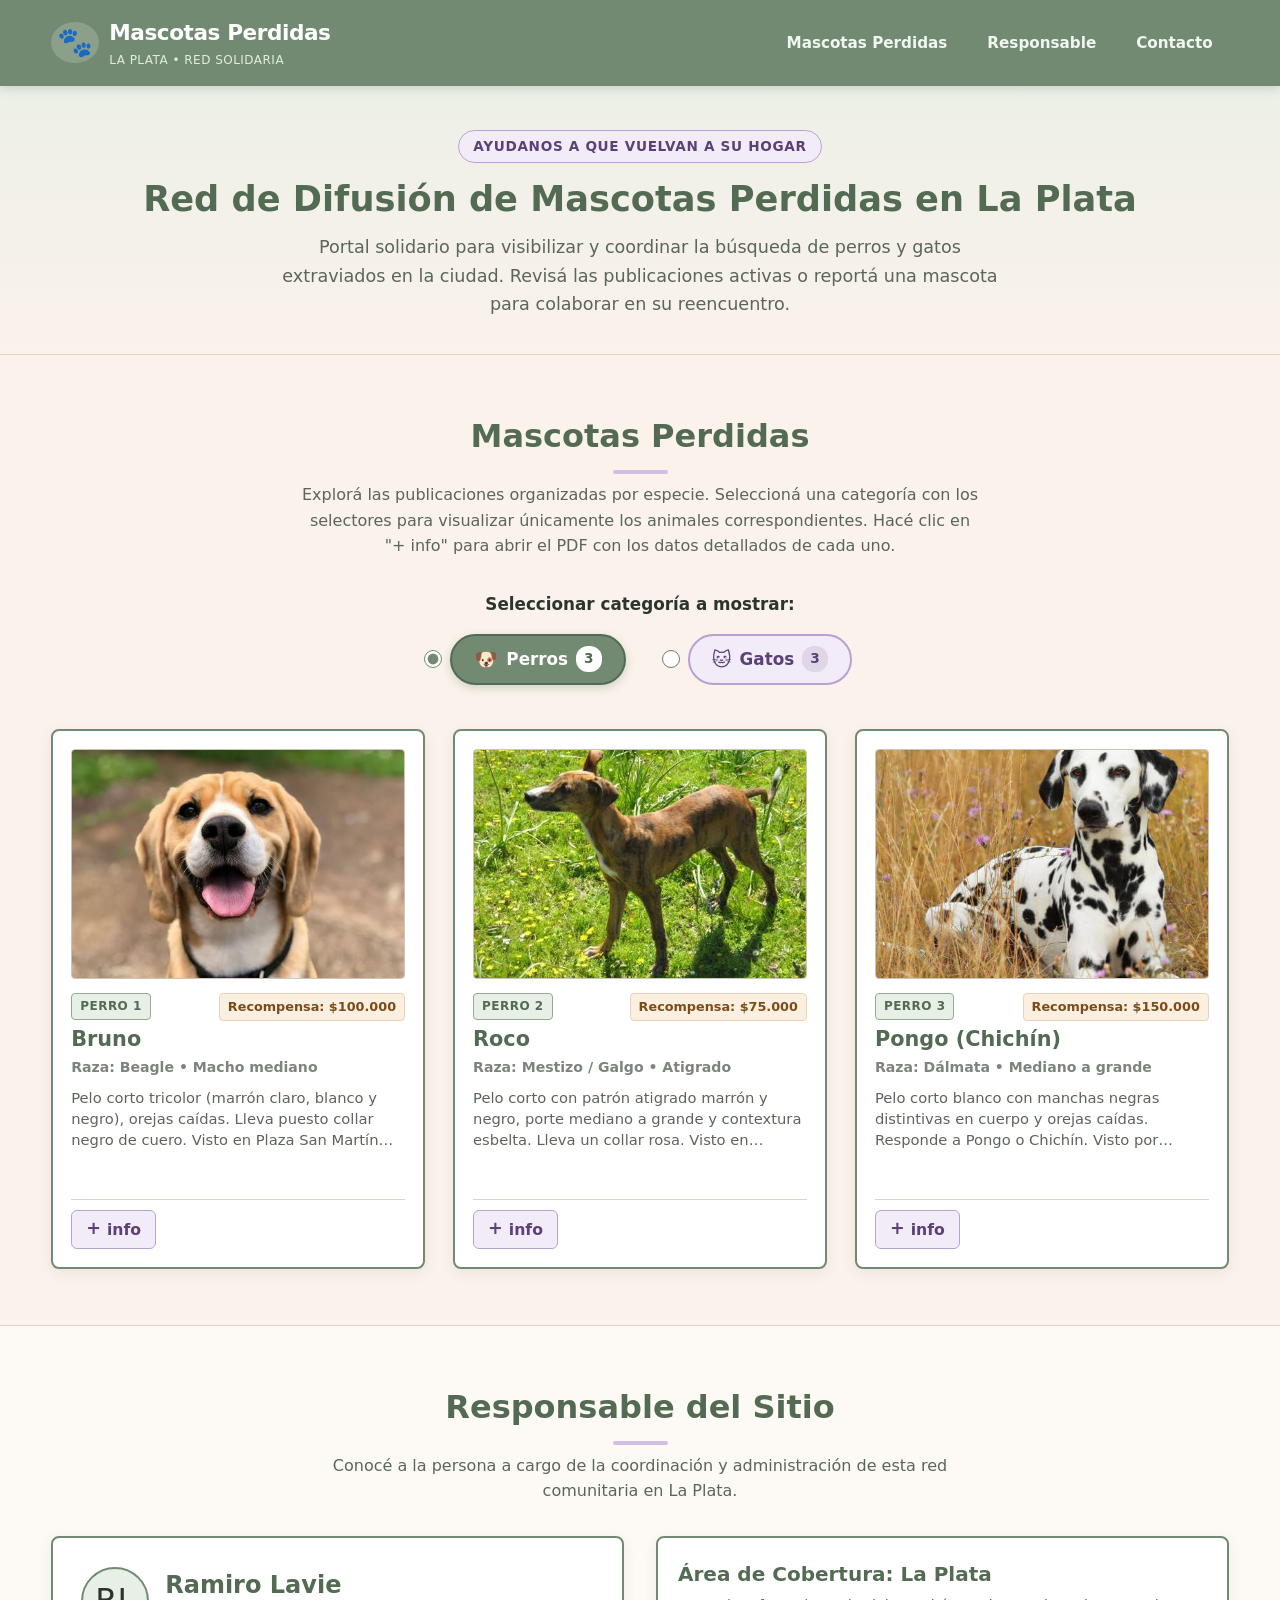
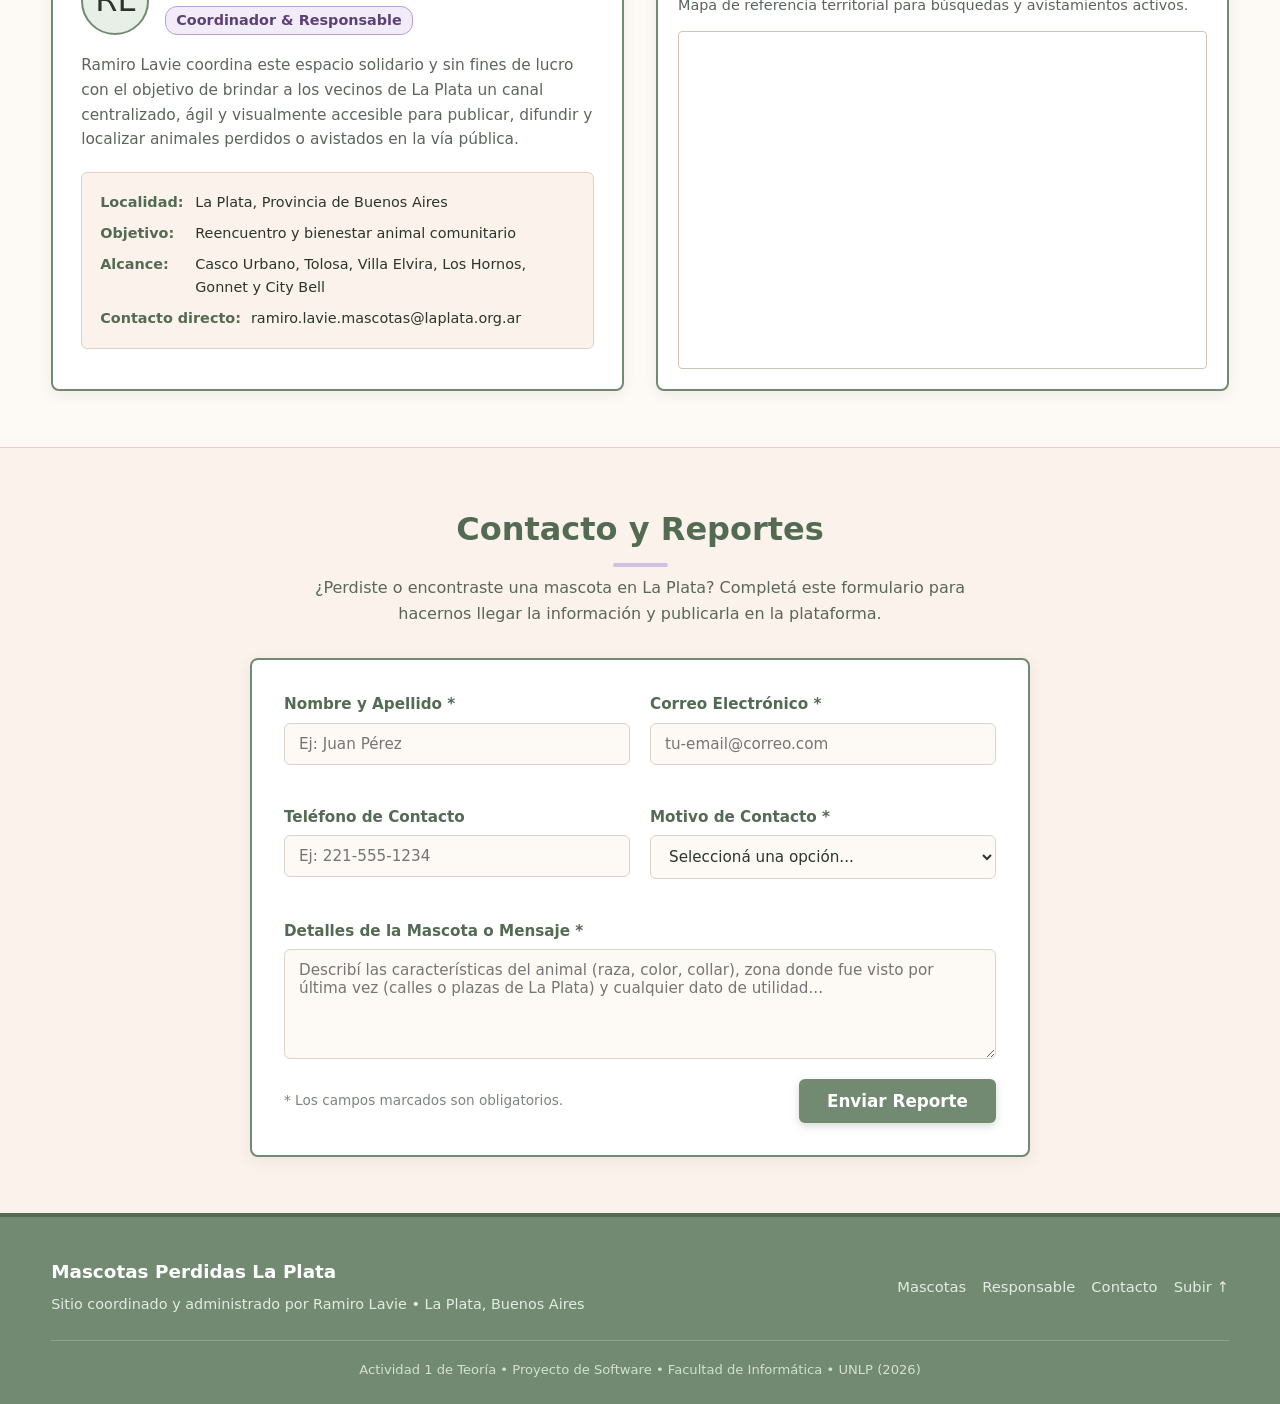
<file: version-Gemini3.8Flash/index.html>
<!DOCTYPE html>
<html lang="es">
<head>
  <meta charset="UTF-8">
  <meta name="viewport" content="width=device-width, initial-scale=1.0">
  <title>Mascotas Perdidas La Plata | Red Comunitaria de Búsqueda</title>
  <link rel="stylesheet" href="estilosIA.css">
</head>
<body>

  <!-- =========================================================================
       Encabezado Principal y Barra de Navegación
       ========================================================================= -->
  <header class="encabezado">
    <div class="contenedor encabezado-contenido">
      <a href="#inicio" class="logo-marca">
        <span class="logo-icono">🐾</span>
        <div>
          <span class="logo-texto">Mascotas Perdidas</span>
          <span class="logo-subtexto">La Plata &bull; Red Solidaria</span>
        </div>
      </a>

      <nav class="navegacion" aria-label="Navegación principal">
        <ul class="nav-lista">
          <li><a href="#mascotas" class="nav-enlace">Mascotas Perdidas</a></li>
          <li><a href="#responsable" class="nav-enlace">Responsable</a></li>
          <li><a href="#contacto" class="nav-enlace">Contacto</a></li>
        </ul>
      </nav>
    </div>
  </header>

  <main id="inicio">

    <!-- =========================================================================
         Sección Hero / Bienvenida
         ========================================================================= -->
    <section class="hero">
      <div class="contenedor">
        <span class="hero-insignia">Ayudanos a que vuelvan a su hogar</span>
        <h1 class="hero-titulo">Red de Difusión de Mascotas Perdidas en La Plata</h1>
        <p class="hero-descripcion">
          Portal solidario para visibilizar y coordinar la búsqueda de perros y gatos extraviados en la ciudad.
          Revisá las publicaciones activas o reportá una mascota para colaborar en su reencuentro.
        </p>
      </div>
    </section>

    <!-- =========================================================================
         Sección Principal: Mascotas Perdidas (Perros y Gatos con Radio Buttons)
         ========================================================================= -->
    <section id="mascotas" class="seccion seccion-mascotas">
      <div class="contenedor">
        <div class="seccion-encabezado">
          <h2 class="seccion-titulo">Mascotas Perdidas</h2>
          <p class="seccion-subtitulo">
            Explorá las publicaciones organizadas por especie. Seleccioná una categoría con los selectores para visualizar únicamente los animales correspondientes. Hacé clic en "+ info" para abrir el PDF con los datos detallados de cada uno.
          </p>
        </div>

        <!-- Sistema de Filtrado 100% Estático en HTML & CSS mediante Radio Buttons -->
        <div class="sistema-categorias">
          <p class="filtro-indicador-texto">Seleccionar categoría a mostrar:</p>

          <!-- Radio button 1: Perros (Activo por defecto) -->
          <input type="radio" id="categoria-perros" name="filtro-mascota" class="radio-categoria" checked>
          <label for="categoria-perros" class="etiqueta-categoria etiqueta-perros">
            <span class="etiqueta-icono">🐶</span>
            <span>Perros</span>
            <span class="etiqueta-badge">3</span>
          </label>

          <div class="salto-linea-movil"></div>

          <!-- Radio button 2: Gatos -->
          <input type="radio" id="categoria-gatos" name="filtro-mascota" class="radio-categoria">
          <label for="categoria-gatos" class="etiqueta-categoria etiqueta-gatos">
            <span class="etiqueta-icono">🐱</span>
            <span>Gatos</span>
            <span class="etiqueta-badge">3</span>
          </label>

          <!-- Grilla de Tarjetas: todas de dimensiones idénticas con imágenes uniformes -->
          <div class="grilla-mascotas">

            <!-- ===================== PERROS ===================== -->

            <!-- Perro 1: Bruno -->
            <article class="tarjeta-mascota tarjeta-perro">
              <div class="tarjeta-imagen-marco">
                <img src="../imagenes/perro1.jpeg" alt="Fotografía de Bruno, perro Beagle perdido" class="tarjeta-foto">
              </div>
              <div class="tarjeta-cuerpo">
                <div class="tarjeta-etiquetas">
                  <span class="chip-especie chip-perro">Perro 1</span>
                  <span class="chip-recompensa">Recompensa: $100.000</span>
                </div>
                <h3 class="tarjeta-nombre">Bruno</h3>
                <p class="tarjeta-raza">Raza: Beagle &bull; Macho mediano</p>
                <p class="tarjeta-descripcion">
                  Pelo corto tricolor (marrón claro, blanco y negro), orejas caídas. Lleva puesto collar negro de cuero. Visto en Plaza San Martín (calle 7 y 50).
                </p>
              </div>
              <div class="tarjeta-pie">
                <a href="../info/perro1.pdf" target="_blank" class="tarjeta-enlace-info" title="Ver ficha en PDF de Bruno">
                  <span class="tarjeta-enlace-icono">+</span> info
                </a>
              </div>
            </article>

            <!-- Perro 2: Roco -->
            <article class="tarjeta-mascota tarjeta-perro">
              <div class="tarjeta-imagen-marco">
                <img src="../imagenes/perro2.jpeg" alt="Fotografía de Roco, galgo atigrado perdido" class="tarjeta-foto">
              </div>
              <div class="tarjeta-cuerpo">
                <div class="tarjeta-etiquetas">
                  <span class="chip-especie chip-perro">Perro 2</span>
                  <span class="chip-recompensa">Recompensa: $75.000</span>
                </div>
                <h3 class="tarjeta-nombre">Roco</h3>
                <p class="tarjeta-raza">Raza: Mestizo / Galgo &bull; Atigrado</p>
                <p class="tarjeta-descripcion">
                  Pelo corto con patrón atigrado marrón y negro, porte mediano a grande y contextura esbelta. Lleva un collar rosa. Visto en Diagonal 74 y 32.
                </p>
              </div>
              <div class="tarjeta-pie">
                <a href="../info/perro2.pdf" target="_blank" class="tarjeta-enlace-info" title="Ver ficha en PDF de Roco">
                  <span class="tarjeta-enlace-icono">+</span> info
                </a>
              </div>
            </article>

            <!-- Perro 3: Pongo -->
            <article class="tarjeta-mascota tarjeta-perro">
              <div class="tarjeta-imagen-marco">
                <img src="../imagenes/perro3.jpg" alt="Fotografía de Pongo, perro Dálmata perdido" class="tarjeta-foto">
              </div>
              <div class="tarjeta-cuerpo">
                <div class="tarjeta-etiquetas">
                  <span class="chip-especie chip-perro">Perro 3</span>
                  <span class="chip-recompensa">Recompensa: $150.000</span>
                </div>
                <h3 class="tarjeta-nombre">Pongo (Chichín)</h3>
                <p class="tarjeta-raza">Raza: Dálmata &bull; Mediano a grande</p>
                <p class="tarjeta-descripcion">
                  Pelo corto blanco con manchas negras distintivas en cuerpo y orejas caídas. Responde a Pongo o Chichín. Visto por última vez en Calle 12 y 60.
                </p>
              </div>
              <div class="tarjeta-pie">
                <a href="../info/perro3.pdf" target="_blank" class="tarjeta-enlace-info" title="Ver ficha en PDF de Pongo">
                  <span class="tarjeta-enlace-icono">+</span> info
                </a>
              </div>
            </article>

            <!-- ===================== GATOS ===================== -->

            <!-- Gato 1: Sombra -->
            <article class="tarjeta-mascota tarjeta-gato">
              <div class="tarjeta-imagen-marco">
                <img src="../imagenes/gato1.jpeg" alt="Fotografía de Sombra, gato negro perdido" class="tarjeta-foto">
              </div>
              <div class="tarjeta-cuerpo">
                <div class="tarjeta-etiquetas">
                  <span class="chip-especie chip-gato">Gato 1</span>
                  <span class="chip-recompensa">Recompensa: $90.000</span>
                </div>
                <h3 class="tarjeta-nombre">Sombra (Misi)</h3>
                <p class="tarjeta-raza">Raza: Mestizo / Bombay &bull; Negro</p>
                <p class="tarjeta-descripcion">
                  Pelo corto negro azabache con pequeña mancha blanca en el pecho, ojos amarillos brillantes, tamaño mediano. Sin collar. Visto en Calle 19 y 51.
                </p>
              </div>
              <div class="tarjeta-pie">
                <a href="../info/gato1.pdf" target="_blank" class="tarjeta-enlace-info" title="Ver ficha en PDF de Sombra">
                  <span class="tarjeta-enlace-icono">+</span> info
                </a>
              </div>
            </article>

            <!-- Gato 2: Simona -->
            <article class="tarjeta-mascota tarjeta-gato">
              <div class="tarjeta-imagen-marco">
                <img src="../imagenes/gato2.jpeg" alt="Fotografía de Simona, gata naranja perdida" class="tarjeta-foto">
              </div>
              <div class="tarjeta-cuerpo">
                <div class="tarjeta-etiquetas">
                  <span class="chip-especie chip-gato">Gato 2</span>
                  <span class="chip-recompensa">Recompensa: $120.000</span>
                </div>
                <h3 class="tarjeta-nombre">Simona (Simi)</h3>
                <p class="tarjeta-raza">Raza: Común Europeo &bull; Naranja</p>
                <p class="tarjeta-descripcion">
                  Pelo corto naranja claro con sutiles rayas atigradas, contextura delgada y tamaño pequeño-mediano. Lleva collar bordó. Vista en Av. 13 y 44.
                </p>
              </div>
              <div class="tarjeta-pie">
                <a href="../info/gato2.pdf" target="_blank" class="tarjeta-enlace-info" title="Ver ficha en PDF de Simona">
                  <span class="tarjeta-enlace-icono">+</span> info
                </a>
              </div>
            </article>

            <!-- Gato 3: Cleo -->
            <article class="tarjeta-mascota tarjeta-gato">
              <div class="tarjeta-imagen-marco">
                <img src="../imagenes/gato3.jpeg" alt="Fotografía de Cleo, gata tricolor perdida" class="tarjeta-foto">
              </div>
              <div class="tarjeta-cuerpo">
                <div class="tarjeta-etiquetas">
                  <span class="chip-especie chip-gato">Gato 3</span>
                  <span class="chip-recompensa">Recompensa: $80.000</span>
                </div>
                <h3 class="tarjeta-nombre">Cleo</h3>
                <p class="tarjeta-raza">Raza: Mestizo / Tricolor &bull; Tabby</p>
                <p class="tarjeta-descripcion">
                  Pelo corto tricolor con patas y pecho blancos, lomo marrón atigrado y ojos claros, tamaño mediano. Sin collar. Vista en Calle 8 y 38.
                </p>
              </div>
              <div class="tarjeta-pie">
                <a href="../info/gato3.pdf" target="_blank" class="tarjeta-enlace-info" title="Ver ficha en PDF de Cleo">
                  <span class="tarjeta-enlace-icono">+</span> info
                </a>
              </div>
            </article>

          </div>
        </div>
      </div>
    </section>

    <!-- =========================================================================
         Sección: Responsable del Sitio (Ramiro Lavie) y Mapa de La Plata
         ========================================================================= -->
    <section id="responsable" class="seccion seccion-responsable">
      <div class="contenedor">
        <div class="seccion-encabezado">
          <h2 class="seccion-titulo">Responsable del Sitio</h2>
          <p class="seccion-subtitulo">
            Conocé a la persona a cargo de la coordinación y administración de esta red comunitaria en La Plata.
          </p>
        </div>

        <div class="responsable-cuadricula">
          <!-- Información de Ramiro Lavie -->
          <article class="responsable-tarjeta">
            <div>
              <div class="responsable-perfil-cabecera">
                <div class="responsable-avatar" aria-label="Avatar de Ramiro Lavie">
                  <span>RL</span>
                </div>
                <div>
                  <h3 class="responsable-nombre">Ramiro Lavie</h3>
                  <span class="responsable-cargo">Coordinador &amp; Responsable</span>
                </div>
              </div>
              <p class="responsable-bio">
                Ramiro Lavie coordina este espacio solidario y sin fines de lucro con el objetivo de brindar a los vecinos de La Plata un canal centralizado, ágil y visualmente accesible para publicar, difundir y localizar animales perdidos o avistados en la vía pública.
              </p>
              <ul class="responsable-datos">
                <li><strong>Localidad:</strong> La Plata, Provincia de Buenos Aires</li>
                <li><strong>Objetivo:</strong> Reencuentro y bienestar animal comunitario</li>
                <li><strong>Alcance:</strong> Casco Urbano, Tolosa, Villa Elvira, Los Hornos, Gonnet y City Bell</li>
                <li><strong>Contacto directo:</strong> ramiro.lavie.mascotas@laplata.org.ar</li>
              </ul>
            </div>
          </article>

          <!-- Mapa de Google Maps mostrando La Plata -->
          <div class="mapa-tarjeta">
            <div class="mapa-encabezado">
              <h3 class="mapa-titulo">Área de Cobertura: La Plata</h3>
              <p class="mapa-descripcion">Mapa de referencia territorial para búsquedas y avistamientos activos.</p>
            </div>
            <div class="mapa-marco">
              <iframe
                src="https://maps.google.com/maps?q=La+Plata,+Buenos+Aires,+Argentina&amp;t=&amp;z=13&amp;ie=UTF8&amp;iwloc=&amp;output=embed"
                class="mapa-iframe"
                loading="lazy"
                title="Mapa interactivo de la ciudad de La Plata"
                referrerpolicy="no-referrer-when-downgrade">
              </iframe>
            </div>
          </div>
        </div>
      </div>
    </section>

    <!-- =========================================================================
         Sección: Contacto y Formulario Sencillo
         ========================================================================= -->
    <section id="contacto" class="seccion seccion-contacto">
      <div class="contenedor contacto-contenedor">
        <div class="seccion-encabezado">
          <h2 class="seccion-titulo">Contacto y Reportes</h2>
          <p class="seccion-subtitulo">
            ¿Perdiste o encontraste una mascota en La Plata? Completá este formulario para hacernos llegar la información y publicarla en la plataforma.
          </p>
        </div>

        <form action="#" method="get" class="formulario-contacto">
          <div class="formulario-fila">
            <div class="campo-grupo">
              <label for="nombre" class="campo-etiqueta">Nombre y Apellido *</label>
              <input type="text" id="nombre" name="nombre" class="campo-input" placeholder="Ej: Juan Pérez" required>
            </div>
            <div class="campo-grupo">
              <label for="email" class="campo-etiqueta">Correo Electrónico *</label>
              <input type="email" id="email" name="email" class="campo-input" placeholder="tu-email@correo.com" required>
            </div>
          </div>

          <div class="formulario-fila">
            <div class="campo-grupo">
              <label for="telefono" class="campo-etiqueta">Teléfono de Contacto</label>
              <input type="tel" id="telefono" name="telefono" class="campo-input" placeholder="Ej: 221-555-1234">
            </div>
            <div class="campo-grupo">
              <label for="motivo" class="campo-etiqueta">Motivo de Contacto *</label>
              <select id="motivo" name="motivo" class="campo-select" required>
                <option value="">Seleccioná una opción...</option>
                <option value="reportar-perdida">Reportar una mascota perdida</option>
                <option value="reportar-encontrada">Informar sobre mascota encontrada / avistada</option>
                <option value="actualizar-informacion">Actualizar datos de una publicación existente</option>
                <option value="consulta-general">Mensaje para Ramiro Lavie</option>
              </select>
            </div>
          </div>

          <div class="campo-grupo">
            <label for="mensaje" class="campo-etiqueta">Detalles de la Mascota o Mensaje *</label>
            <textarea id="mensaje" name="mensaje" rows="4" class="campo-textarea" placeholder="Describí las características del animal (raza, color, collar), zona donde fue visto por última vez (calles o plazas de La Plata) y cualquier dato de utilidad..." required></textarea>
          </div>

          <div class="formulario-acciones">
            <span class="formulario-aviso">* Los campos marcados son obligatorios.</span>
            <button type="submit" class="btn-enviar">Enviar Reporte</button>
          </div>
        </form>
      </div>
    </section>

  </main>

  <!-- =========================================================================
       Pie de Página (Footer)
       ========================================================================= -->
  <footer class="pie-pagina">
    <div class="contenedor">
      <div class="pie-contenido">
        <div class="pie-bloque-info">
          <h4>Mascotas Perdidas La Plata</h4>
          <p>Sitio coordinado y administrado por Ramiro Lavie &bull; La Plata, Buenos Aires</p>
        </div>
        <nav aria-label="Enlaces del pie de página">
          <ul class="pie-navegacion">
            <li><a href="#mascotas" class="pie-enlace">Mascotas</a></li>
            <li><a href="#responsable" class="pie-enlace">Responsable</a></li>
            <li><a href="#contacto" class="pie-enlace">Contacto</a></li>
            <li><a href="#inicio" class="pie-enlace">Subir &uarr;</a></li>
          </ul>
        </nav>
      </div>
      <div class="pie-creditos">
        <p>Actividad 1 de Teoría &bull; Proyecto de Software &bull; Facultad de Informática &bull; UNLP (2026)</p>
      </div>
    </div>
  </footer>

</body>
</html>
</file>
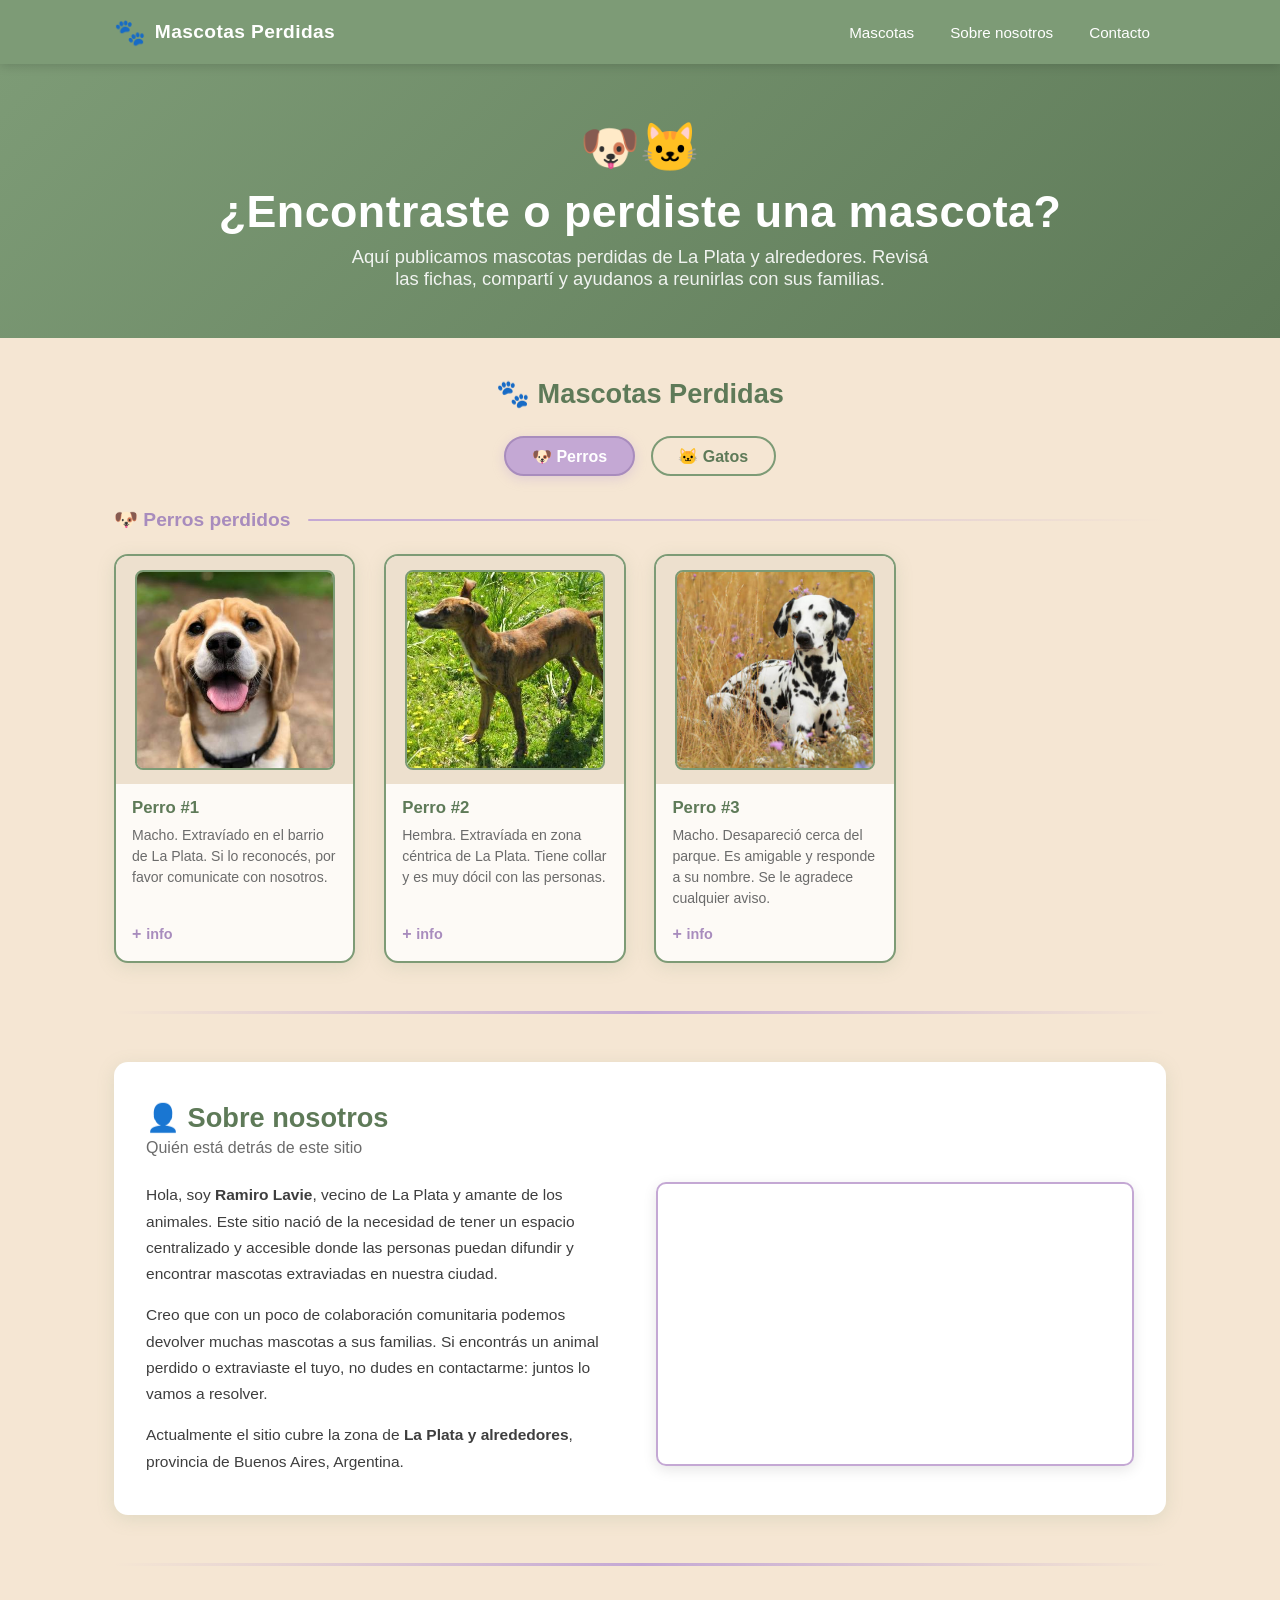
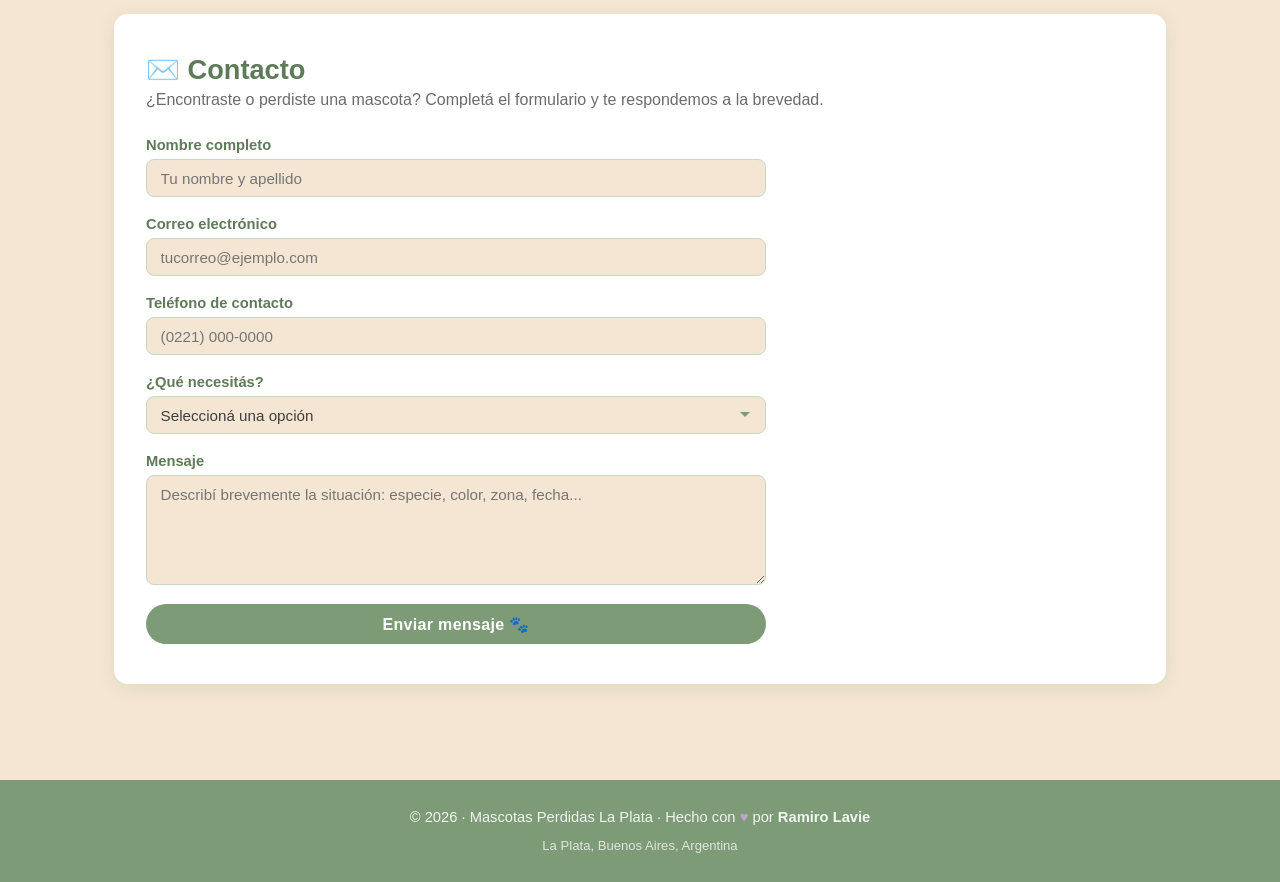
<file: version-Sonnet4.6Thinking/index.html>
<!DOCTYPE html>
<html lang="es">
<head>
  <meta charset="UTF-8" />
  <meta name="viewport" content="width=device-width, initial-scale=1.0" />
  <title>Mascotas Perdidas · La Plata</title>
  <link rel="stylesheet" href="estilosIA.css" />
</head>
<body>

  <!-- ========================================================
       NAVEGACIÓN
  ======================================================== -->

  <!-- Checkbox oculto para menú hamburguesa en móvil -->
  <input type="checkbox" id="nav-toggle" class="radio-tab" />

  <nav class="navbar">
    <div class="navbar__inner">
      <a href="#mascotas" class="navbar__brand">
        <span class="navbar__brand-icon">🐾</span>
        <span class="navbar__brand-text">Mascotas Perdidas</span>
      </a>

      <label for="nav-toggle" class="navbar__toggle" aria-label="Abrir menú">☰</label>

      <ul class="navbar__links">
        <li><a href="#mascotas">Mascotas</a></li>
        <li><a href="#sobre">Sobre nosotros</a></li>
        <li><a href="#contacto">Contacto</a></li>
      </ul>
    </div>
  </nav>

  <!-- ========================================================
       HERO / ENCABEZADO
  ======================================================== -->
  <header class="hero">
    <span class="hero__emoji">🐶🐱</span>
    <h1 class="hero__title">¿Encontraste o perdiste una mascota?</h1>
    <p class="hero__subtitle">
      Aquí publicamos mascotas perdidas de La Plata y alrededores.
      Revisá las fichas, compartí y ayudanos a reunirlas con sus familias.
    </p>
  </header>

  <!-- ========================================================
       CONTENIDO PRINCIPAL
  ======================================================== -->
  <main class="main-content">

    <!-- ---- SECCIÓN MASCOTAS (radio buttons + tabs) ---- -->
    <section id="mascotas" class="seccion-mascotas">
      <h2 class="seccion-mascotas__titulo">🐾 Mascotas Perdidas</h2>

      <!-- Radio buttons de navegación entre categorías -->
      <input type="radio" name="categoria" id="tab-perros" class="radio-tab" checked />
      <input type="radio" name="categoria" id="tab-gatos"  class="radio-tab" />

      <!-- Pestañas visibles -->
      <div class="tabs">
        <label for="tab-perros" class="tab-label label-perros">🐶 Perros</label>
        <label for="tab-gatos"  class="tab-label label-gatos" >🐱 Gatos</label>
      </div>

      <!-- Paneles de contenido -->
      <div class="panels">

        <!-- ===== PANEL PERROS ===== -->
        <div class="panel-mascotas panel-perros">
          <p class="panel-titulo">🐶 Perros perdidos</p>
          <div class="grid-mascotas">

            <!-- Perro 1 -->
            <article class="card-mascota">
              <div class="card-mascota__img-wrapper">
                <img
                  src="../imagenes/perro1.jpeg"
                  alt="Perro 1 — mascota perdida"
                  loading="lazy"
                />
              </div>
              <div class="card-mascota__body">
                <h3 class="card-mascota__nombre">Perro #1</h3>
                <p class="card-mascota__desc">
                  Macho. Extravíado en el barrio de La Plata.
                  Si lo reconocés, por favor comunicate con nosotros.
                </p>
                <a
                  href="../info/perro1.pdf"
                  target="_blank"
                  rel="noopener noreferrer"
                  class="card-mascota__link"
                >info</a>
              </div>
            </article>

            <!-- Perro 2 -->
            <article class="card-mascota">
              <div class="card-mascota__img-wrapper">
                <img
                  src="../imagenes/perro2.jpeg"
                  alt="Perro 2 — mascota perdida"
                  loading="lazy"
                />
              </div>
              <div class="card-mascota__body">
                <h3 class="card-mascota__nombre">Perro #2</h3>
                <p class="card-mascota__desc">
                  Hembra. Extravíada en zona céntrica de La Plata.
                  Tiene collar y es muy dócil con las personas.
                </p>
                <a
                  href="../info/perro2.pdf"
                  target="_blank"
                  rel="noopener noreferrer"
                  class="card-mascota__link"
                >info</a>
              </div>
            </article>

            <!-- Perro 3 -->
            <article class="card-mascota">
              <div class="card-mascota__img-wrapper">
                <img
                  src="../imagenes/perro3.jpg"
                  alt="Perro 3 — mascota perdida"
                  loading="lazy"
                />
              </div>
              <div class="card-mascota__body">
                <h3 class="card-mascota__nombre">Perro #3</h3>
                <p class="card-mascota__desc">
                  Macho. Desapareció cerca del parque. Es amigable
                  y responde a su nombre. Se le agradece cualquier aviso.
                </p>
                <a
                  href="../info/perro3.pdf"
                  target="_blank"
                  rel="noopener noreferrer"
                  class="card-mascota__link"
                >info</a>
              </div>
            </article>

          </div><!-- /grid-mascotas -->
        </div><!-- /panel-perros -->

        <!-- ===== PANEL GATOS ===== -->
        <div class="panel-mascotas panel-gatos">
          <p class="panel-titulo">🐱 Gatos perdidos</p>
          <div class="grid-mascotas">

            <!-- Gato 1 -->
            <article class="card-mascota">
              <div class="card-mascota__img-wrapper">
                <img
                  src="../imagenes/gato1.jpeg"
                  alt="Gato 1 — mascota perdida"
                  loading="lazy"
                />
              </div>
              <div class="card-mascota__body">
                <h3 class="card-mascota__nombre">Gato #1</h3>
                <p class="card-mascota__desc">
                  Macho castrado. Se escapó del hogar y no regresó.
                  Es muy tranquilo y suele esconderse en lugares altos.
                </p>
                <a
                  href="../info/gato1.pdf"
                  target="_blank"
                  rel="noopener noreferrer"
                  class="card-mascota__link"
                >info</a>
              </div>
            </article>

            <!-- Gato 2 -->
            <article class="card-mascota">
              <div class="card-mascota__img-wrapper">
                <img
                  src="../imagenes/gato2.jpeg"
                  alt="Gato 2 — mascota perdida"
                  loading="lazy"
                />
              </div>
              <div class="card-mascota__body">
                <h3 class="card-mascota__nombre">Gato #2</h3>
                <p class="card-mascota__desc">
                  Hembra. Muy tímida con extraños. Desapareció en el
                  barrio norte de La Plata. Tiene manchas características.
                </p>
                <a
                  href="../info/gato2.pdf"
                  target="_blank"
                  rel="noopener noreferrer"
                  class="card-mascota__link"
                >info</a>
              </div>
            </article>

            <!-- Gato 3 -->
            <article class="card-mascota">
              <div class="card-mascota__img-wrapper">
                <img
                  src="../imagenes/gato3.jpeg"
                  alt="Gato 3 — mascota perdida"
                  loading="lazy"
                />
              </div>
              <div class="card-mascota__body">
                <h3 class="card-mascota__nombre">Gato #3</h3>
                <p class="card-mascota__desc">
                  Macho. Pelaje largo. Desapareció luego de un ruido fuerte.
                  Si lo ves, no lo persigas; mejor avisá a la familia.
                </p>
                <a
                  href="../info/gato3.pdf"
                  target="_blank"
                  rel="noopener noreferrer"
                  class="card-mascota__link"
                >info</a>
              </div>
            </article>

          </div><!-- /grid-mascotas -->
        </div><!-- /panel-gatos -->

      </div><!-- /panels -->
    </section>
    <!-- /seccion-mascotas -->

    <hr class="divisor" />

    <!-- ---- SECCIÓN SOBRE NOSOTROS ---- -->
    <section id="sobre" class="seccion-sobre">
      <h2 class="seccion-sobre__titulo">👤 Sobre nosotros</h2>
      <p class="seccion-sobre__subtitulo">Quién está detrás de este sitio</p>

      <div class="seccion-sobre__contenido">
        <div class="sobre-texto">
          <p>
            Hola, soy <strong>Ramiro Lavie</strong>, vecino de La Plata y amante de los
            animales. Este sitio nació de la necesidad de tener un espacio
            centralizado y accesible donde las personas puedan difundir y encontrar
            mascotas extraviadas en nuestra ciudad.
          </p>
          <p>
            Creo que con un poco de colaboración comunitaria podemos devolver muchas
            mascotas a sus familias. Si encontrás un animal perdido o extraviaste el
            tuyo, no dudes en contactarme: juntos lo vamos a resolver.
          </p>
          <p>
            Actualmente el sitio cubre la zona de <strong>La Plata y alrededores</strong>,
            provincia de Buenos Aires, Argentina.
          </p>
        </div>

        <div class="sobre-mapa">
          <iframe
            src="https://maps.google.com/maps?q=La+Plata,+Buenos+Aires,+Argentina&amp;t=&amp;z=13&amp;ie=UTF8&amp;iwloc=&amp;output=embed"
            class="mapa-iframe"
            loading="lazy"
            title="Mapa interactivo de la ciudad de La Plata"
            referrerpolicy="no-referrer-when-downgrade">
          </iframe>
        </div>
      </div>
    </section>
    <!-- /seccion-sobre -->

    <hr class="divisor" />

    <!-- ---- SECCIÓN CONTACTO ---- -->
    <section id="contacto" class="seccion-contacto">
      <h2 class="seccion-contacto__titulo">✉️ Contacto</h2>
      <p class="seccion-contacto__subtitulo">
        ¿Encontraste o perdiste una mascota? Completá el formulario y te
        respondemos a la brevedad.
      </p>

      <form class="formulario" action="#" method="post">

        <div class="form-group">
          <label for="nombre">Nombre completo</label>
          <input
            type="text"
            id="nombre"
            name="nombre"
            placeholder="Tu nombre y apellido"
            required
          />
        </div>

        <div class="form-group">
          <label for="email">Correo electrónico</label>
          <input
            type="email"
            id="email"
            name="email"
            placeholder="tucorreo@ejemplo.com"
            required
          />
        </div>

        <div class="form-group">
          <label for="telefono">Teléfono de contacto</label>
          <input
            type="tel"
            id="telefono"
            name="telefono"
            placeholder="(0221) 000-0000"
          />
        </div>

        <div class="form-group">
          <label for="tipo">¿Qué necesitás?</label>
          <select id="tipo" name="tipo" required>
            <option value="" disabled selected>Seleccioná una opción</option>
            <option value="perdida">Reportar mascota perdida</option>
            <option value="encontrada">Reportar mascota encontrada</option>
            <option value="consulta">Consulta general</option>
          </select>
        </div>

        <div class="form-group">
          <label for="mensaje">Mensaje</label>
          <textarea
            id="mensaje"
            name="mensaje"
            placeholder="Describí brevemente la situación: especie, color, zona, fecha..."
            required
          ></textarea>
        </div>

        <button type="submit" class="btn-enviar">Enviar mensaje 🐾</button>

      </form>
    </section>
    <!-- /seccion-contacto -->

  </main>

  <!-- ========================================================
       FOOTER
  ======================================================== -->
  <footer class="footer">
    <p class="footer__text">
      © 2026 · Mascotas Perdidas La Plata · Hecho con
      <span class="footer__heart">♥</span>
      por <strong>Ramiro Lavie</strong>
    </p>
    <p class="footer__text" style="margin-top: 0.4rem; font-size: 0.82rem; opacity: 0.75;">
      La Plata, Buenos Aires, Argentina
    </p>
  </footer>

</body>
</html>
</file>
<file: version-Gemini3.8Flash/estilosIA.css>
/* ==========================================================================
   estilosIA.css - Mascotas Perdidas La Plata
   Estilos 100% puros HTML & CSS (sin JavaScript ni lógica añadida)
   Paleta: Fondo piel claro pastel, Verde musgo suave, Violeta claro pastel
   ========================================================================== */

/* --------------------------------------------------------------------------
   Variables de Diseño y Paleta de Colores Pastel
   -------------------------------------------------------------------------- */
:root {
  /* Fondo principal: Tono piel claro pastel */
  --color-fondo-piel: #FAF2EB;
  --color-fondo-piel-claro: #FDF9F5;
  --color-fondo-piel-oscuro: #F1E5D8;
  --color-blanco: #FFFFFF;

  /* Elementos destacados: Verde musgo suave */
  --color-verde-musgo: #728A71;
  --color-verde-musgo-oscuro: #546B53;
  --color-verde-musgo-claro: #95AA94;
  --color-verde-musgo-fondo: #E7EFE6;
  --color-verde-musgo-borde: #849E83;

  /* Color complementario: Violeta claro pastel */
  --color-violeta-pastel: #D1BFE3;
  --color-violeta-pastel-suave: #F2ECF8;
  --color-violeta-pastel-medio: #C5B0DC;
  --color-violeta-pastel-oscuro: #5C4176;
  --color-violeta-pastel-borde: #B9A0D3;

  /* Textos y contrastes legibles */
  --color-texto-principal: #2B352C;
  --color-texto-secundario: #5A665A;
  --color-texto-apagado: #7A867A;
  --color-borde-suave: #DDD3C8;
  --color-borde-imagen: #CFC3B5;

  /* Sombras y radios */
  --sombra-tarjeta: 0 4px 14px rgba(80, 70, 60, 0.08);
  --sombra-tarjeta-hover: 0 8px 22px rgba(80, 70, 60, 0.14);
  --sombra-boton: 0 3px 8px rgba(114, 138, 113, 0.3);
  --radio-borde-tarjeta: 8px;
  --radio-borde-img: 4px;
  --radio-borde-btn: 6px;
  --fuente-principal: system-ui, -apple-system, BlinkMacSystemFont, 'Segoe UI', Roboto, Oxygen, Ubuntu, Cantarell, 'Open Sans', 'Helvetica Neue', sans-serif;
}

/* --------------------------------------------------------------------------
   Reseteo y Estilos Base
   -------------------------------------------------------------------------- */
*,
*::before,
*::after {
  box-sizing: border-box;
  margin: 0;
  padding: 0;
}

html {
  scroll-behavior: smooth;
  font-size: 16px;
}

body {
  font-family: var(--fuente-principal);
  background-color: var(--color-fondo-piel);
  color: var(--color-texto-principal);
  line-height: 1.6;
  min-height: 100vh;
  display: flex;
  flex-direction: column;
}

main {
  flex: 1;
}

.contenedor {
  width: 92%;
  max-width: 1200px;
  margin: 0 auto;
}

/* --------------------------------------------------------------------------
   Encabezado y Barra de Navegación
   -------------------------------------------------------------------------- */
.encabezado {
  background-color: var(--color-verde-musgo);
  color: var(--color-blanco);
  box-shadow: 0 2px 10px rgba(84, 107, 83, 0.25);
  position: sticky;
  top: 0;
  z-index: 100;
}

.encabezado-contenido {
  display: flex;
  justify-content: space-between;
  align-items: center;
  padding: 16px 0;
  flex-wrap: wrap;
  gap: 12px;
}

.logo-marca {
  display: flex;
  align-items: center;
  gap: 10px;
  text-decoration: none;
  color: var(--color-blanco);
}

.logo-icono {
  font-size: 1.8rem;
  background-color: rgba(255, 255, 255, 0.18);
  padding: 6px;
  border-radius: 50%;
  display: inline-flex;
  align-items: center;
  justify-content: center;
  line-height: 1;
}

.logo-texto {
  font-size: 1.35rem;
  font-weight: 700;
  letter-spacing: -0.02em;
}

.logo-subtexto {
  display: block;
  font-size: 0.75rem;
  font-weight: 400;
  color: #E2ECE1;
  letter-spacing: 0.04em;
  text-transform: uppercase;
}

.navegacion {
  display: flex;
}

.nav-lista {
  display: flex;
  list-style: none;
  gap: 8px;
  align-items: center;
}

.nav-enlace {
  text-decoration: none;
  color: #F0F6F0;
  font-weight: 600;
  font-size: 0.95rem;
  padding: 8px 16px;
  border-radius: var(--radio-borde-btn);
  transition: background-color 0.2s ease, color 0.2s ease, transform 0.15s ease;
  display: inline-block;
}

.nav-enlace:hover {
  background-color: rgba(255, 255, 255, 0.22);
  color: var(--color-blanco);
  transform: translateY(-1px);
}

/* --------------------------------------------------------------------------
   Sección Hero / Presentación
   -------------------------------------------------------------------------- */
.hero {
  background: linear-gradient(180deg, rgba(231, 239, 230, 0.7) 0%, rgba(250, 242, 235, 0.9) 100%);
  border-bottom: 1px solid var(--color-borde-suave);
  padding: 44px 0 36px 0;
  text-align: center;
}

.hero-insignia {
  display: inline-block;
  background-color: var(--color-violeta-pastel-suave);
  color: var(--color-violeta-pastel-oscuro);
  border: 1px solid var(--color-violeta-pastel-borde);
  padding: 5px 14px;
  border-radius: 20px;
  font-size: 0.85rem;
  font-weight: 700;
  text-transform: uppercase;
  letter-spacing: 0.05em;
  margin-bottom: 14px;
}

.hero-titulo {
  font-size: 2.2rem;
  color: var(--color-verde-musgo-oscuro);
  margin-bottom: 12px;
  line-height: 1.25;
}

.hero-descripcion {
  font-size: 1.1rem;
  color: var(--color-texto-secundario);
  max-width: 720px;
  margin: 0 auto;
}

/* --------------------------------------------------------------------------
   Secciones Generales
   -------------------------------------------------------------------------- */
.seccion {
  padding: 56px 0;
}

.seccion-encabezado {
  text-align: center;
  margin-bottom: 32px;
}

.seccion-titulo {
  font-size: 2rem;
  color: var(--color-verde-musgo-oscuro);
  margin-bottom: 8px;
  display: inline-block;
  position: relative;
}

.seccion-titulo::after {
  content: "";
  display: block;
  width: 55px;
  height: 4px;
  background-color: var(--color-violeta-pastel);
  margin: 8px auto 0 auto;
  border-radius: 2px;
}

.seccion-subtitulo {
  font-size: 1rem;
  color: var(--color-texto-secundario);
  max-width: 680px;
  margin: 0 auto;
}

/* --------------------------------------------------------------------------
   Sección Principal: Mascotas Perdidas y Filtro por Radio Buttons
   -------------------------------------------------------------------------- */
.seccion-mascotas {
  background-color: var(--color-fondo-piel);
}

/* Contenedor del sistema de filtrado estático */
.sistema-categorias {
  display: flex;
  flex-wrap: wrap;
  justify-content: center;
  align-items: center;
  gap: 12px;
  margin-top: 10px;
}

.filtro-indicador-texto {
  width: 100%;
  text-align: center;
  font-size: 1.05rem;
  font-weight: 600;
  color: var(--color-texto-principal);
  margin-bottom: 4px;
}

.salto-linea-movil {
  display: none;
}

/* Inputs de tipo radio reales (visibles y accesibles con accent-color) */
.radio-categoria {
  accent-color: var(--color-verde-musgo);
  width: 18px;
  height: 18px;
  cursor: pointer;
  margin-left: 10px;
  margin-right: -4px;
}

/* Etiquetas asociadas a los radio buttons */
.etiqueta-categoria {
  display: inline-flex;
  align-items: center;
  gap: 8px;
  padding: 10px 22px;
  background-color: var(--color-violeta-pastel-suave);
  color: var(--color-violeta-pastel-oscuro);
  border: 2px solid var(--color-violeta-pastel-borde);
  border-radius: 30px;
  font-size: 1.05rem;
  font-weight: 600;
  cursor: pointer;
  transition: background-color 0.2s ease, border-color 0.2s ease, color 0.2s ease, transform 0.15s ease, box-shadow 0.2s ease;
  user-select: none;
  margin-right: 14px;
}

.etiqueta-categoria:hover {
  background-color: var(--color-violeta-pastel);
  color: #3B244F;
  transform: translateY(-1px);
}

.etiqueta-icono {
  font-size: 1.2rem;
  line-height: 1;
}

.etiqueta-badge {
  background-color: rgba(92, 65, 118, 0.12);
  color: var(--color-violeta-pastel-oscuro);
  padding: 2px 8px;
  border-radius: 12px;
  font-size: 0.85rem;
  font-weight: 700;
  transition: all 0.2s ease;
}

/* Estado activo cuando el radio button correspondiente está :checked */
#categoria-perros:checked + .etiqueta-perros,
#categoria-gatos:checked + .etiqueta-gatos {
  background-color: var(--color-verde-musgo);
  color: var(--color-blanco);
  border-color: var(--color-verde-musgo-oscuro);
  box-shadow: var(--sombra-boton);
}

#categoria-perros:checked + .etiqueta-perros .etiqueta-badge,
#categoria-gatos:checked + .etiqueta-gatos .etiqueta-badge {
  background-color: var(--color-blanco);
  color: var(--color-verde-musgo-oscuro);
}

/* --------------------------------------------------------------------------
   Lógica Pura de Filtrado en CSS mediante selectores de hermanos (~)
   -------------------------------------------------------------------------- */
/* Cuando "Perros" está seleccionado: ocultar gatos, mostrar perros */
#categoria-perros:checked ~ .grilla-mascotas .tarjeta-gato {
  display: none !important;
}

#categoria-perros:checked ~ .grilla-mascotas .tarjeta-perro {
  display: flex !important;
}

/* Cuando "Gatos" está seleccionado: ocultar perros, mostrar gatos */
#categoria-gatos:checked ~ .grilla-mascotas .tarjeta-perro {
  display: none !important;
}

#categoria-gatos:checked ~ .grilla-mascotas .tarjeta-gato {
  display: flex !important;
}

/* --------------------------------------------------------------------------
   Grilla de Mascotas
   -------------------------------------------------------------------------- */
.grilla-mascotas {
  width: 100%;
  flex-basis: 100%;
  display: grid;
  grid-template-columns: repeat(auto-fit, minmax(300px, 1fr));
  gap: 28px;
  margin-top: 32px;
  align-items: stretch;
}

/* --------------------------------------------------------------------------
   Tarjetas de Mascotas (Según especificación y grafico_ilustracion.png)
   - Todas las tarjetas tienen exactamente el mismo tamaño (height fija)
   - Borde externo ("borde")
   - Espaciado interior consistente ("relleno" / padding)
   - Todas las imágenes tienen exactamente el mismo tamaño con borde individual
   -------------------------------------------------------------------------- */
.tarjeta-mascota {
  background-color: var(--color-blanco);
  border: 2px solid var(--color-verde-musgo); /* "borde" en grafico_ilustracion.png */
  border-radius: var(--radio-borde-tarjeta);
  padding: 18px; /* "relleno" en grafico_ilustracion.png */
  height: 540px; /* Tamaño idéntico para todas las tarjetas */
  display: flex;
  flex-direction: column;
  justify-content: space-between;
  box-shadow: var(--sombra-tarjeta);
  transition: transform 0.2s ease, box-shadow 0.2s ease, border-color 0.2s ease;
  overflow: hidden;
}

.tarjeta-mascota:hover {
  transform: translateY(-4px);
  box-shadow: var(--sombra-tarjeta-hover);
  border-color: var(--color-verde-musgo-oscuro);
}

/* Contenedor uniforme para las fotografías */
.tarjeta-imagen-marco {
  width: 100%;
  height: 230px; /* Tamaño idéntico para todas las imágenes */
  border: 1px solid var(--color-borde-imagen); /* Borde interior de la imagen */
  border-radius: var(--radio-borde-img);
  overflow: hidden;
  background-color: var(--color-fondo-piel);
  flex-shrink: 0;
  display: block;
}

/* Fotografía de la mascota */
.tarjeta-foto {
  width: 100%;
  height: 100%;
  object-fit: cover; /* Garantiza que todas se vean armónicas sin deformarse */
  display: block;
}

/* Cuerpo de información de la tarjeta */
.tarjeta-cuerpo {
  display: flex;
  flex-direction: column;
  flex-grow: 1;
  margin-top: 14px;
  margin-bottom: 12px;
  overflow: hidden;
}

.tarjeta-etiquetas {
  display: flex;
  justify-content: space-between;
  align-items: center;
  margin-bottom: 6px;
  gap: 8px;
}

.chip-especie {
  font-size: 0.75rem;
  font-weight: 700;
  text-transform: uppercase;
  letter-spacing: 0.04em;
  padding: 3px 8px;
  border-radius: 4px;
}

.chip-perro {
  background-color: var(--color-verde-musgo-fondo);
  color: var(--color-verde-musgo-oscuro);
  border: 1px solid var(--color-verde-musgo-claro);
}

.chip-gato {
  background-color: var(--color-violeta-pastel-suave);
  color: var(--color-violeta-pastel-oscuro);
  border: 1px solid var(--color-violeta-pastel-borde);
}

.chip-recompensa {
  font-size: 0.8rem;
  font-weight: 700;
  color: #7B4B1C;
  background-color: #FBF0DF;
  padding: 3px 8px;
  border-radius: 4px;
  border: 1px solid #E9D2B5;
}

.tarjeta-nombre {
  font-size: 1.3rem;
  color: var(--color-verde-musgo-oscuro);
  margin-bottom: 4px;
  line-height: 1.2;
}

.tarjeta-raza {
  font-size: 0.88rem;
  font-weight: 600;
  color: var(--color-texto-apagado);
  margin-bottom: 8px;
}

.tarjeta-descripcion {
  font-size: 0.92rem;
  color: var(--color-texto-secundario);
  line-height: 1.45;
  display: -webkit-box;
  -webkit-line-clamp: 3;
  -webkit-box-orient: vertical;
  overflow: hidden;
}

/* Pie de la tarjeta con el enlace al PDF ("+ info" de grafico_ilustracion.png) */
.tarjeta-pie {
  padding-top: 10px;
  border-top: 1px solid var(--color-borde-suave);
  display: flex;
  align-items: center;
}

.tarjeta-enlace-info {
  display: inline-flex;
  align-items: center;
  gap: 6px;
  text-decoration: none;
  font-size: 0.98rem;
  font-weight: 700;
  color: var(--color-violeta-pastel-oscuro);
  background-color: var(--color-violeta-pastel-suave);
  border: 1px solid var(--color-violeta-pastel-borde);
  padding: 6px 14px;
  border-radius: var(--radio-borde-btn);
  transition: background-color 0.2s ease, color 0.2s ease, border-color 0.2s ease, transform 0.15s ease;
}

.tarjeta-enlace-info:hover {
  background-color: var(--color-violeta-pastel);
  color: #2D1842;
  border-color: var(--color-violeta-pastel-oscuro);
  transform: translateY(-1px);
}

.tarjeta-enlace-icono {
  font-size: 1.1rem;
  font-weight: bold;
  line-height: 1;
}

/* --------------------------------------------------------------------------
   Sección: Responsable del Sitio (Ramiro Lavie) y Mapa de La Plata
   -------------------------------------------------------------------------- */
.seccion-responsable {
  background-color: var(--color-fondo-piel-claro);
  border-top: 1px solid var(--color-borde-suave);
  border-bottom: 1px solid var(--color-borde-suave);
}

.responsable-cuadricula {
  display: grid;
  grid-template-columns: 1fr 1fr;
  gap: 32px;
  align-items: stretch;
}

.responsable-tarjeta {
  background-color: var(--color-blanco);
  border: 2px solid var(--color-verde-musgo);
  border-radius: var(--radio-borde-tarjeta);
  padding: 28px;
  box-shadow: var(--sombra-tarjeta);
  display: flex;
  flex-direction: column;
  justify-content: space-between;
}

.responsable-perfil-cabecera {
  display: flex;
  align-items: center;
  gap: 16px;
  margin-bottom: 18px;
}

.responsable-avatar {
  width: 68px;
  height: 68px;
  border-radius: 50%;
  background-color: var(--color-verde-musgo-fondo);
  border: 2px solid var(--color-verde-musgo);
  display: flex;
  align-items: center;
  justify-content: center;
  font-size: 2rem;
  flex-shrink: 0;
}

.responsable-nombre {
  font-size: 1.5rem;
  color: var(--color-verde-musgo-oscuro);
  margin-bottom: 2px;
}

.responsable-cargo {
  font-size: 0.9rem;
  font-weight: 600;
  color: var(--color-violeta-pastel-oscuro);
  background-color: var(--color-violeta-pastel-suave);
  display: inline-block;
  padding: 2px 10px;
  border-radius: 12px;
  border: 1px solid var(--color-violeta-pastel-borde);
}

.responsable-bio {
  color: var(--color-texto-secundario);
  margin-bottom: 20px;
  font-size: 0.96rem;
  line-height: 1.6;
}

.responsable-datos {
  list-style: none;
  background-color: var(--color-fondo-piel);
  border-radius: var(--radio-borde-btn);
  padding: 14px 18px;
  border: 1px solid var(--color-borde-suave);
  margin-bottom: 12px;
}

.responsable-datos li {
  font-size: 0.9rem;
  color: var(--color-texto-principal);
  padding: 4px 0;
  display: flex;
  gap: 10px;
}

.responsable-datos strong {
  color: var(--color-verde-musgo-oscuro);
  min-width: 85px;
}

/* Contenedor del Mapa de La Plata */
.mapa-tarjeta {
  background-color: var(--color-blanco);
  border: 2px solid var(--color-verde-musgo);
  border-radius: var(--radio-borde-tarjeta);
  padding: 20px;
  box-shadow: var(--sombra-tarjeta);
  display: flex;
  flex-direction: column;
}

.mapa-encabezado {
  margin-bottom: 14px;
}

.mapa-titulo {
  font-size: 1.25rem;
  color: var(--color-verde-musgo-oscuro);
  margin-bottom: 4px;
}

.mapa-descripcion {
  font-size: 0.9rem;
  color: var(--color-texto-secundario);
}

.mapa-marco {
  width: 100%;
  flex-grow: 1;
  min-height: 280px;
  border-radius: var(--radio-borde-img);
  overflow: hidden;
  border: 1px solid var(--color-borde-imagen);
}

.mapa-iframe {
  width: 100%;
  height: 100%;
  min-height: 280px;
  border: none;
  display: block;
}

/* --------------------------------------------------------------------------
   Sección: Contacto y Formulario Sencillo
   -------------------------------------------------------------------------- */
.seccion-contacto {
  background-color: var(--color-fondo-piel);
}

.contacto-contenedor {
  max-width: 780px;
  margin: 0 auto;
}

.formulario-contacto {
  background-color: var(--color-blanco);
  border: 2px solid var(--color-verde-musgo);
  border-radius: var(--radio-borde-tarjeta);
  padding: 32px;
  box-shadow: var(--sombra-tarjeta);
}

.formulario-fila {
  display: grid;
  grid-template-columns: 1fr 1fr;
  gap: 20px;
  margin-bottom: 20px;
}

.campo-grupo {
  display: flex;
  flex-direction: column;
  margin-bottom: 20px;
}

.campo-etiqueta {
  font-weight: 600;
  font-size: 0.95rem;
  color: var(--color-verde-musgo-oscuro);
  margin-bottom: 6px;
}

.campo-input,
.campo-select,
.campo-textarea {
  width: 100%;
  padding: 11px 14px;
  font-family: inherit;
  font-size: 0.95rem;
  border: 1px solid var(--color-borde-suave);
  border-radius: var(--radio-borde-btn);
  background-color: var(--color-fondo-piel-claro);
  color: var(--color-texto-principal);
  transition: border-color 0.2s ease, box-shadow 0.2s ease, background-color 0.2s ease;
}

.campo-input:focus,
.campo-select:focus,
.campo-textarea:focus {
  outline: none;
  border-color: var(--color-violeta-pastel-borde);
  box-shadow: 0 0 0 3px rgba(209, 191, 227, 0.45);
  background-color: var(--color-blanco);
}

.campo-textarea {
  resize: vertical;
  min-height: 110px;
}

.formulario-acciones {
  display: flex;
  justify-content: space-between;
  align-items: center;
  gap: 16px;
  margin-top: 10px;
  flex-wrap: wrap;
}

.btn-enviar {
  background-color: var(--color-verde-musgo);
  color: var(--color-blanco);
  font-family: inherit;
  font-size: 1.05rem;
  font-weight: 700;
  border: none;
  padding: 12px 28px;
  border-radius: var(--radio-borde-btn);
  cursor: pointer;
  box-shadow: var(--sombra-boton);
  transition: background-color 0.2s ease, transform 0.15s ease, box-shadow 0.2s ease;
}

.btn-enviar:hover {
  background-color: var(--color-verde-musgo-oscuro);
  transform: translateY(-2px);
  box-shadow: 0 5px 12px rgba(84, 107, 83, 0.4);
}

.formulario-aviso {
  font-size: 0.85rem;
  color: var(--color-texto-apagado);
}

/* --------------------------------------------------------------------------
   Pie de Página (Footer)
   -------------------------------------------------------------------------- */
.pie-pagina {
  background-color: var(--color-verde-musgo);
  color: var(--color-blanco);
  padding: 40px 0 24px 0;
  margin-top: auto;
  border-top: 4px solid var(--color-verde-musgo-oscuro);
}

.pie-contenido {
  display: flex;
  justify-content: space-between;
  align-items: center;
  flex-wrap: wrap;
  gap: 20px;
  padding-bottom: 24px;
  border-bottom: 1px solid rgba(255, 255, 255, 0.2);
}

.pie-bloque-info h4 {
  font-size: 1.15rem;
  margin-bottom: 6px;
}

.pie-bloque-info p {
  font-size: 0.9rem;
  color: #E2ECE1;
}

.pie-navegacion {
  display: flex;
  gap: 16px;
  list-style: none;
}

.pie-enlace {
  color: #E2ECE1;
  text-decoration: none;
  font-size: 0.92rem;
  transition: color 0.2s ease;
}

.pie-enlace:hover {
  color: var(--color-blanco);
  text-decoration: underline;
}

.pie-creditos {
  text-align: center;
  padding-top: 18px;
  font-size: 0.82rem;
  color: #D3E0D2;
}

/* --------------------------------------------------------------------------
   Diseño Responsivo (Media Queries)
   -------------------------------------------------------------------------- */
@media (max-width: 992px) {
  .responsable-cuadricula {
    grid-template-columns: 1fr;
    gap: 24px;
  }
}

@media (max-width: 768px) {
  .encabezado-contenido {
    flex-direction: column;
    text-align: center;
    gap: 14px;
  }

  .nav-lista {
    flex-wrap: wrap;
    justify-content: center;
  }

  .hero-titulo {
    font-size: 1.8rem;
  }

  .grilla-mascotas {
    grid-template-columns: 1fr;
  }

  .tarjeta-mascota {
    height: auto;
    min-height: 520px;
  }

  .formulario-fila {
    grid-template-columns: 1fr;
    gap: 0;
  }

  .formulario-acciones {
    flex-direction: column-reverse;
    align-items: stretch;
    text-align: center;
  }

  .btn-enviar {
    width: 100%;
  }

  .pie-contenido {
    flex-direction: column;
    text-align: center;
  }

  .pie-navegacion {
    justify-content: center;
  }
}

@media (max-width: 480px) {
  .salto-linea-movil {
    display: block;
    width: 100%;
    height: 6px;
  }

  .seccion {
    padding: 38px 0;
  }

  .seccion-titulo {
    font-size: 1.6rem;
  }

  .etiqueta-categoria {
    padding: 8px 16px;
    font-size: 0.95rem;
    margin-right: 6px;
  }

  .formulario-contacto {
    padding: 20px 16px;
  }
}
</file>
<file: version-Sonnet4.6Thinking/estilosIA.css>
/* ============================================================
   estilosIA.css — Mascotas Perdidas · Ramiro Lavie
   Paleta: piel claro (#F5E6D3), verde musgo suave (#7D9B76),
           violeta pastel (#C4A8D4)
   ============================================================ */

/* ---------- Reset & Base ---------- */
*, *::before, *::after {
  box-sizing: border-box;
  margin: 0;
  padding: 0;
}

:root {
  --color-fondo:        #F5E6D3;
  --color-musgo:        #7D9B76;
  --color-musgo-oscuro: #5E7A58;
  --color-violeta:      #C4A8D4;
  --color-violeta-osc:  #A88CBD;
  --color-blanco:       #FFFFFF;
  --color-texto:        #3E3E3E;
  --color-texto-claro:  #6B6B6B;
  --color-borde-card:   #7D9B76;
  --color-card-bg:      #FDFAF6;
  --color-relleno-img:  #EDE0CE;
  --radius-card:        14px;
  --shadow-card:        0 4px 18px rgba(125, 155, 118, 0.18);
  --font-principal:     'Segoe UI', 'Helvetica Neue', Arial, sans-serif;
  --transition:         0.25s ease;
}

html {
  scroll-behavior: smooth;
}

body {
  background-color: var(--color-fondo);
  color: var(--color-texto);
  font-family: var(--font-principal);
  min-height: 100vh;
  display: flex;
  flex-direction: column;
}

/* ---------- Ocultar radio buttons ---------- */
.radio-tab {
  display: none;
}

/* ============================================================
   NAVBAR
   ============================================================ */
.navbar {
  background-color: var(--color-musgo);
  position: sticky;
  top: 0;
  z-index: 100;
  box-shadow: 0 2px 10px rgba(0,0,0,0.15);
}

.navbar__inner {
  max-width: 1100px;
  margin: 0 auto;
  display: flex;
  align-items: center;
  justify-content: space-between;
  padding: 0 1.5rem;
  height: 64px;
}

.navbar__brand {
  display: flex;
  align-items: center;
  gap: 0.55rem;
  text-decoration: none;
  color: var(--color-blanco);
}

.navbar__brand-icon {
  font-size: 1.6rem;
}

.navbar__brand-text {
  font-size: 1.2rem;
  font-weight: 700;
  letter-spacing: 0.02em;
}

.navbar__links {
  list-style: none;
  display: flex;
  gap: 0.25rem;
}

.navbar__links a {
  display: inline-block;
  color: var(--color-blanco);
  text-decoration: none;
  padding: 0.45rem 1rem;
  border-radius: 22px;
  font-size: 0.95rem;
  font-weight: 500;
  transition: background var(--transition), color var(--transition);
}

.navbar__links a:hover,
.navbar__links a:focus {
  background-color: var(--color-violeta);
  color: var(--color-blanco);
  outline: none;
}

/* Hamburger (móvil) */
.navbar__toggle {
  display: none;
  background: none;
  border: 2px solid var(--color-blanco);
  border-radius: 6px;
  padding: 0.3rem 0.55rem;
  cursor: pointer;
  color: var(--color-blanco);
  font-size: 1.3rem;
  line-height: 1;
}

/* ============================================================
   HERO / HEADER
   ============================================================ */
.hero {
  background: linear-gradient(135deg, var(--color-musgo) 0%, var(--color-musgo-oscuro) 100%);
  color: var(--color-blanco);
  text-align: center;
  padding: 3.5rem 1.5rem 3rem;
}

.hero__emoji {
  font-size: 3rem;
  display: block;
  margin-bottom: 0.6rem;
}

.hero__title {
  font-size: clamp(1.8rem, 4vw, 2.8rem);
  font-weight: 800;
  letter-spacing: 0.01em;
  margin-bottom: 0.6rem;
}

.hero__subtitle {
  font-size: clamp(0.95rem, 2vw, 1.15rem);
  opacity: 0.9;
  max-width: 600px;
  margin: 0 auto;
}

/* ============================================================
   CONTENIDO PRINCIPAL WRAPPER
   ============================================================ */
.main-content {
  flex: 1;
  max-width: 1100px;
  width: 100%;
  margin: 0 auto;
  padding: 2.5rem 1.5rem;
}

/* ============================================================
   SECCIÓN MASCOTAS — pestañas con radio buttons
   ============================================================ */
.seccion-mascotas {
  scroll-margin-top: 80px;
}

.seccion-mascotas__titulo {
  font-size: 1.7rem;
  font-weight: 700;
  color: var(--color-musgo-oscuro);
  text-align: center;
  margin-bottom: 1.6rem;
}

/* --- Tabs (labels de los radio buttons) --- */
.tabs {
  display: flex;
  justify-content: center;
  gap: 1rem;
  margin-bottom: 2rem;
}

.tab-label {
  display: inline-flex;
  align-items: center;
  gap: 0.4rem;
  padding: 0.55rem 1.6rem;
  border-radius: 30px;
  border: 2px solid var(--color-musgo);
  background-color: transparent;
  color: var(--color-musgo-oscuro);
  font-size: 1rem;
  font-weight: 600;
  cursor: pointer;
  transition: background var(--transition), color var(--transition), border-color var(--transition);
  user-select: none;
}

.tab-label:hover {
  background-color: var(--color-musgo);
  color: var(--color-blanco);
}

/* Pestaña activa */
#tab-perros:checked ~ .tabs .label-perros,
#tab-gatos:checked  ~ .tabs .label-gatos {
  background-color: var(--color-violeta);
  border-color: var(--color-violeta-osc);
  color: var(--color-blanco);
  box-shadow: 0 3px 12px rgba(196,168,212,0.4);
}

/* --- Paneles de mascotas --- */
.panel-mascotas {
  display: none;
}

#tab-perros:checked ~ .panels .panel-perros,
#tab-gatos:checked  ~ .panels .panel-gatos {
  display: block;
}

.panel-titulo {
  font-size: 1.2rem;
  font-weight: 600;
  color: var(--color-violeta-osc);
  margin-bottom: 1.4rem;
  display: flex;
  align-items: center;
  gap: 0.5rem;
}

.panel-titulo::after {
  content: '';
  flex: 1;
  height: 2px;
  background: linear-gradient(to right, var(--color-violeta), transparent);
  border-radius: 2px;
  margin-left: 0.6rem;
}

/* --- Grid de tarjetas --- */
.grid-mascotas {
  display: grid;
  grid-template-columns: repeat(auto-fill, minmax(240px, 1fr));
  gap: 1.8rem;
  justify-items: center;
}

/* ============================================================
   TARJETA DE MASCOTA
   ============================================================ */
.card-mascota {
  background-color: var(--color-card-bg);
  border: 2.5px solid var(--color-borde-card);
  border-radius: var(--radius-card);
  box-shadow: var(--shadow-card);
  overflow: hidden;
  width: 100%;
  max-width: 260px;
  display: flex;
  flex-direction: column;
  transition: transform var(--transition), box-shadow var(--transition);
}

.card-mascota:hover {
  transform: translateY(-4px);
  box-shadow: 0 8px 28px rgba(125, 155, 118, 0.28);
}

/* Zona de imagen con relleno (padding) interno */
.card-mascota__img-wrapper {
  background-color: var(--color-relleno-img);
  padding: 14px;
  display: flex;
  align-items: center;
  justify-content: center;
}

.card-mascota__img-wrapper img {
  width: 200px;
  height: 200px;
  object-fit: cover;
  border-radius: 8px;
  border: 2px solid var(--color-borde-card);
  display: block;
}

/* Área de texto de la tarjeta */
.card-mascota__body {
  padding: 0.9rem 1rem 1rem;
  display: flex;
  flex-direction: column;
  gap: 0.4rem;
  flex: 1;
}

.card-mascota__nombre {
  font-size: 1.05rem;
  font-weight: 700;
  color: var(--color-musgo-oscuro);
}

.card-mascota__desc {
  font-size: 0.88rem;
  color: var(--color-texto-claro);
  line-height: 1.5;
  flex: 1;
}

/* Botón "+ info" */
.card-mascota__link {
  display: inline-flex;
  align-items: center;
  gap: 0.3rem;
  margin-top: 0.6rem;
  color: var(--color-violeta-osc);
  font-size: 0.9rem;
  font-weight: 600;
  text-decoration: none;
  border-bottom: 2px solid transparent;
  transition: color var(--transition), border-color var(--transition);
  align-self: flex-start;
}

.card-mascota__link:hover {
  color: var(--color-musgo-oscuro);
  border-bottom-color: var(--color-musgo-oscuro);
}

.card-mascota__link::before {
  content: '+';
  font-size: 1rem;
  font-weight: 700;
}

/* ============================================================
   SECCIÓN SOBRE NOSOTROS
   ============================================================ */
.seccion-sobre {
  scroll-margin-top: 80px;
  background-color: var(--color-blanco);
  border-radius: var(--radius-card);
  padding: 2.5rem 2rem;
  box-shadow: var(--shadow-card);
  margin-top: 3rem;
}

.seccion-sobre__titulo {
  font-size: 1.7rem;
  font-weight: 700;
  color: var(--color-musgo-oscuro);
  margin-bottom: 0.3rem;
}

.seccion-sobre__subtitulo {
  font-size: 1rem;
  color: var(--color-texto-claro);
  margin-bottom: 1.6rem;
}

.seccion-sobre__contenido {
  display: grid;
  grid-template-columns: 1fr 1fr;
  gap: 2rem;
  align-items: start;
}

.sobre-texto p {
  font-size: 0.97rem;
  line-height: 1.7;
  color: var(--color-texto);
  margin-bottom: 0.9rem;
}

.sobre-texto p:last-child {
  margin-bottom: 0;
}

.sobre-mapa {
  border-radius: 10px;
  overflow: hidden;
  box-shadow: 0 4px 14px rgba(0,0,0,0.1);
  border: 2px solid var(--color-violeta);
}

.mapa-iframe {
  width: 100%;
  height: 280px;
  border: none;
  display: block;
}

/* ============================================================
   SECCIÓN CONTACTO
   ============================================================ */
.seccion-contacto {
  scroll-margin-top: 80px;
  background-color: var(--color-blanco);
  border-radius: var(--radius-card);
  padding: 2.5rem 2rem;
  box-shadow: var(--shadow-card);
  margin-top: 3rem;
}

.seccion-contacto__titulo {
  font-size: 1.7rem;
  font-weight: 700;
  color: var(--color-musgo-oscuro);
  margin-bottom: 0.3rem;
}

.seccion-contacto__subtitulo {
  font-size: 1rem;
  color: var(--color-texto-claro);
  margin-bottom: 1.8rem;
}

/* Formulario */
.formulario {
  display: grid;
  gap: 1.2rem;
  max-width: 620px;
}

.form-group {
  display: flex;
  flex-direction: column;
  gap: 0.35rem;
}

.form-group label {
  font-size: 0.92rem;
  font-weight: 600;
  color: var(--color-musgo-oscuro);
}

.form-group input,
.form-group select,
.form-group textarea {
  border: 1.8px solid #C8D8C5;
  border-radius: 8px;
  padding: 0.6rem 0.85rem;
  font-family: var(--font-principal);
  font-size: 0.95rem;
  color: var(--color-texto);
  background-color: var(--color-fondo);
  transition: border-color var(--transition), box-shadow var(--transition);
  outline: none;
}

.form-group input:focus,
.form-group select:focus,
.form-group textarea:focus {
  border-color: var(--color-musgo);
  box-shadow: 0 0 0 3px rgba(125,155,118,0.18);
}

.form-group textarea {
  resize: vertical;
  min-height: 110px;
}

.form-group select {
  appearance: none;
  background-image: url("data:image/svg+xml,%3Csvg xmlns='http://www.w3.org/2000/svg' width='12' height='8' viewBox='0 0 12 8'%3E%3Cpath fill='%237D9B76' d='M1 1l5 5 5-5'/%3E%3C/svg%3E");
  background-repeat: no-repeat;
  background-position: right 0.9rem center;
  padding-right: 2.2rem;
}

.btn-enviar {
  align-self: flex-start;
  background-color: var(--color-musgo);
  color: var(--color-blanco);
  border: none;
  border-radius: 30px;
  padding: 0.65rem 2rem;
  font-size: 1rem;
  font-weight: 700;
  cursor: pointer;
  transition: background var(--transition), transform var(--transition);
  letter-spacing: 0.02em;
}

.btn-enviar:hover {
  background-color: var(--color-musgo-oscuro);
  transform: translateY(-2px);
}

.btn-enviar:active {
  transform: translateY(0);
}

/* ============================================================
   FOOTER
   ============================================================ */
.footer {
  background-color: var(--color-musgo);
  color: var(--color-blanco);
  text-align: center;
  padding: 1.6rem 1.5rem;
  margin-top: 3.5rem;
}

.footer__text {
  font-size: 0.92rem;
  opacity: 0.9;
  line-height: 1.6;
}

.footer__heart {
  color: var(--color-violeta);
}

/* ============================================================
   RESPONSIVE
   ============================================================ */

/* Tablet */
@media (max-width: 768px) {
  .seccion-sobre__contenido {
    grid-template-columns: 1fr;
  }

  .grid-mascotas {
    grid-template-columns: repeat(auto-fill, minmax(200px, 1fr));
  }

  .card-mascota {
    max-width: 100%;
  }
}

/* Móvil */
@media (max-width: 560px) {
  .navbar__links {
    display: none;
    flex-direction: column;
    gap: 0.2rem;
    background-color: var(--color-musgo-oscuro);
    position: absolute;
    top: 64px;
    left: 0;
    right: 0;
    padding: 1rem 1.5rem;
    z-index: 99;
  }

  .navbar__toggle {
    display: block;
  }

  /* Truco CSS puro: checkbox para abrir menú */
  #nav-toggle:checked ~ .navbar__links {
    display: flex;
  }

  .tabs {
    flex-direction: column;
    align-items: center;
  }

  .tab-label {
    width: 200px;
    justify-content: center;
  }

  .seccion-sobre,
  .seccion-contacto {
    padding: 1.8rem 1.2rem;
  }

  .hero {
    padding: 2.5rem 1.2rem 2rem;
  }

  .grid-mascotas {
    grid-template-columns: 1fr 1fr;
    gap: 1rem;
  }

  .card-mascota__img-wrapper img {
    width: 140px;
    height: 140px;
  }

  .card-mascota__img-wrapper {
    padding: 10px;
  }
}

@media (max-width: 380px) {
  .grid-mascotas {
    grid-template-columns: 1fr;
  }
}

/* ============================================================
   DIVISOR DECORATIVO
   ============================================================ */
.divisor {
  border: none;
  height: 3px;
  background: linear-gradient(to right, transparent, var(--color-violeta), transparent);
  border-radius: 3px;
  margin: 3rem 0;
}
</file>
